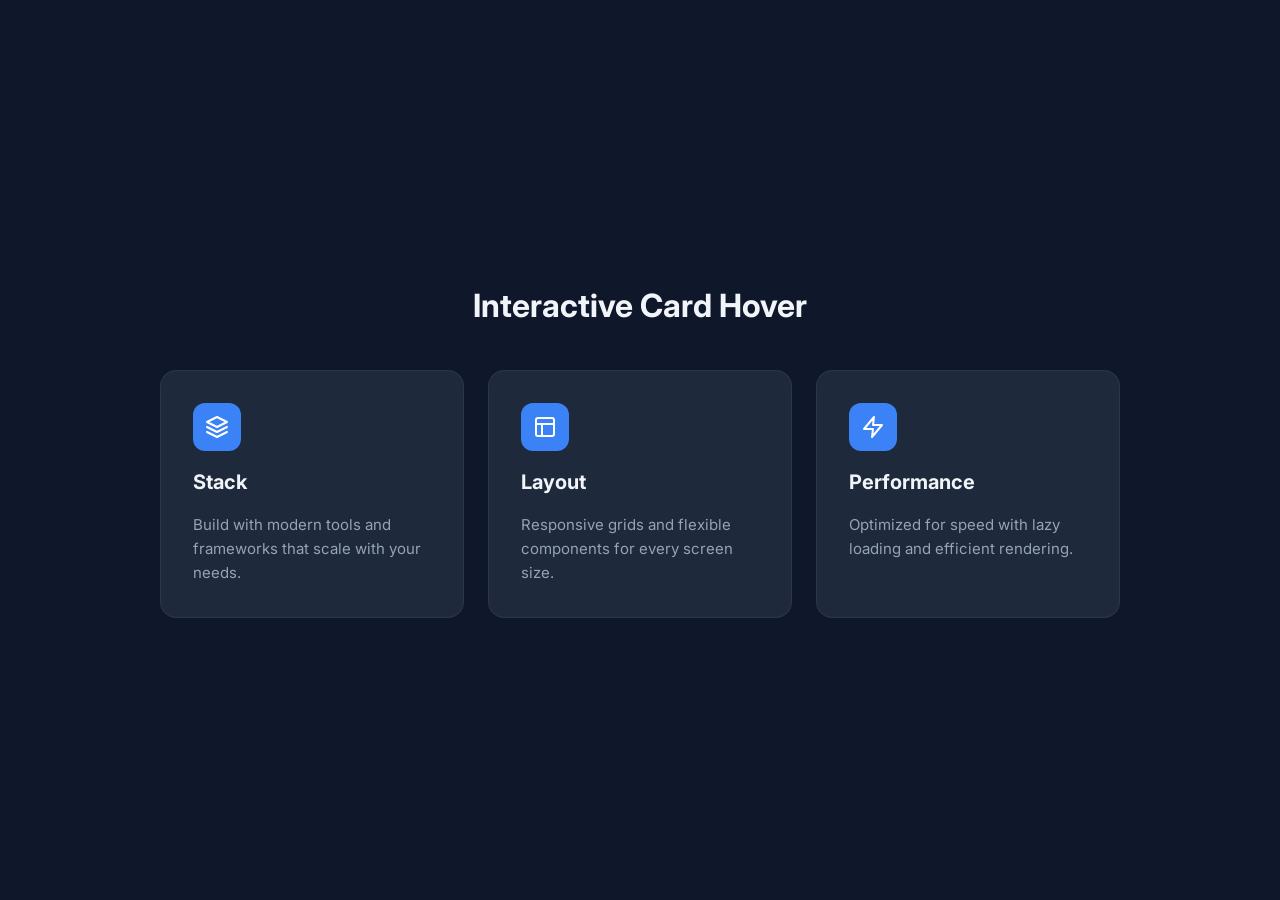
<file: card-hover-effect/index.html>
<!DOCTYPE html>
<html lang="en">
  <head>
    <meta charset="UTF-8" />
    <meta name="viewport" content="width=device-width, initial-scale=1.0" />
    <title>Card Hover Effect</title>
    <link rel="stylesheet" href="style.css" />
  </head>
  <body>
    <main class="page-content">
      <h1>Interactive Card Hover</h1>
      <div class="card-grid">
        <div class="card js-hover-move">
          <div class="card__icon">
            <svg xmlns="http://www.w3.org/2000/svg" viewBox="0 0 24 24" fill="none" stroke="currentColor" stroke-width="2" stroke-linecap="round" stroke-linejoin="round">
              <path d="M12 2L2 7l10 5 10-5-10-5z"></path>
              <path d="M2 17l10 5 10-5"></path>
              <path d="M2 12l10 5 10-5"></path>
            </svg>
          </div>
          <h2>Stack</h2>
          <p>Build with modern tools and frameworks that scale with your needs.</p>
        </div>
        <div class="card js-hover-move">
          <div class="card__icon">
            <svg xmlns="http://www.w3.org/2000/svg" viewBox="0 0 24 24" fill="none" stroke="currentColor" stroke-width="2" stroke-linecap="round" stroke-linejoin="round">
              <rect x="3" y="3" width="18" height="18" rx="2" ry="2"></rect>
              <line x1="3" y1="9" x2="21" y2="9"></line>
              <line x1="9" y1="21" x2="9" y2="9"></line>
            </svg>
          </div>
          <h2>Layout</h2>
          <p>Responsive grids and flexible components for every screen size.</p>
        </div>
        <div class="card js-hover-move">
          <div class="card__icon">
            <svg xmlns="http://www.w3.org/2000/svg" viewBox="0 0 24 24" fill="none" stroke="currentColor" stroke-width="2" stroke-linecap="round" stroke-linejoin="round">
              <polygon points="13 2 3 14 12 14 11 22 21 10 12 10 13 2"></polygon>
            </svg>
          </div>
          <h2>Performance</h2>
          <p>Optimized for speed with lazy loading and efficient rendering.</p>
        </div>
      </div>
    </main>
    <script src="script.js"></script>
  </body>
</html>
</file>
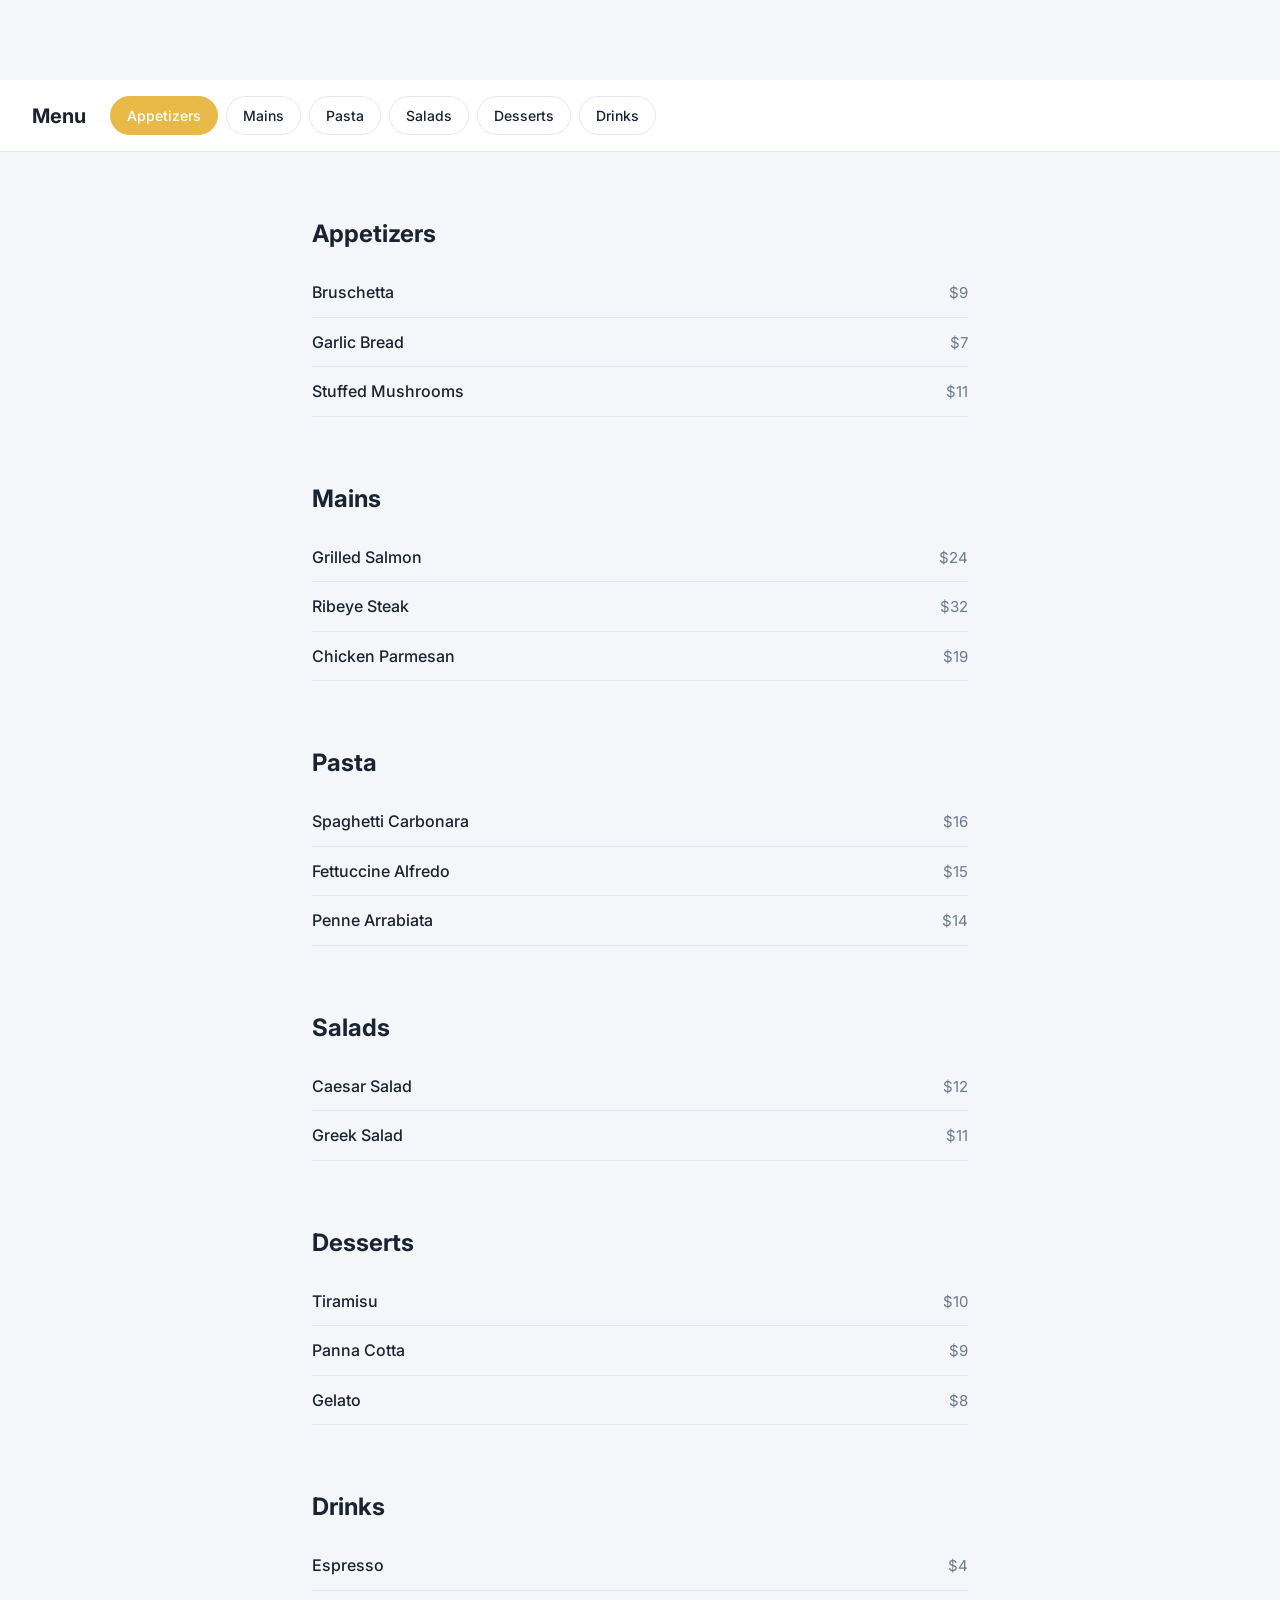
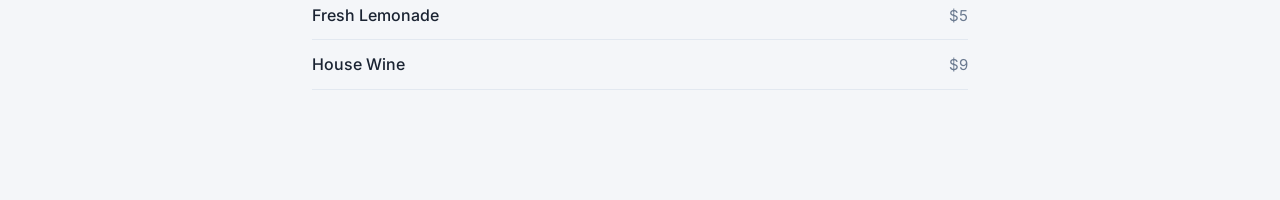
<file: chip-navigation/index.html>
<!DOCTYPE html>
<html lang="en">
  <head>
    <meta charset="UTF-8" />
    <meta name="viewport" content="width=device-width, initial-scale=1.0" />
    <title>Chip Navigation</title>
    <link rel="stylesheet" href="style.css" />
  </head>
  <body>
    <header class="page-header" data-fixed-header>
      <h1>Menu</h1>
      <nav class="chipbar">
        <button class="chip is-active"><a href="#appetizers">Appetizers</a></button>
        <button class="chip"><a href="#mains">Mains</a></button>
        <button class="chip"><a href="#pasta">Pasta</a></button>
        <button class="chip"><a href="#salads">Salads</a></button>
        <button class="chip"><a href="#desserts">Desserts</a></button>
        <button class="chip"><a href="#drinks">Drinks</a></button>
      </nav>
    </header>

    <main class="page-content">
      <section class="menu-category" id="appetizers" data-category="appetizers">
        <h2>Appetizers</h2>
        <div class="menu-item">
          <span class="menu-item__name">Bruschetta</span>
          <span class="menu-item__price">$9</span>
        </div>
        <div class="menu-item">
          <span class="menu-item__name">Garlic Bread</span>
          <span class="menu-item__price">$7</span>
        </div>
        <div class="menu-item">
          <span class="menu-item__name">Stuffed Mushrooms</span>
          <span class="menu-item__price">$11</span>
        </div>
      </section>

      <section class="menu-category" id="mains" data-category="mains">
        <h2>Mains</h2>
        <div class="menu-item">
          <span class="menu-item__name">Grilled Salmon</span>
          <span class="menu-item__price">$24</span>
        </div>
        <div class="menu-item">
          <span class="menu-item__name">Ribeye Steak</span>
          <span class="menu-item__price">$32</span>
        </div>
        <div class="menu-item">
          <span class="menu-item__name">Chicken Parmesan</span>
          <span class="menu-item__price">$19</span>
        </div>
      </section>

      <section class="menu-category" id="pasta" data-category="pasta">
        <h2>Pasta</h2>
        <div class="menu-item">
          <span class="menu-item__name">Spaghetti Carbonara</span>
          <span class="menu-item__price">$16</span>
        </div>
        <div class="menu-item">
          <span class="menu-item__name">Fettuccine Alfredo</span>
          <span class="menu-item__price">$15</span>
        </div>
        <div class="menu-item">
          <span class="menu-item__name">Penne Arrabiata</span>
          <span class="menu-item__price">$14</span>
        </div>
      </section>

      <section class="menu-category" id="salads" data-category="salads">
        <h2>Salads</h2>
        <div class="menu-item">
          <span class="menu-item__name">Caesar Salad</span>
          <span class="menu-item__price">$12</span>
        </div>
        <div class="menu-item">
          <span class="menu-item__name">Greek Salad</span>
          <span class="menu-item__price">$11</span>
        </div>
      </section>

      <section class="menu-category" id="desserts" data-category="desserts">
        <h2>Desserts</h2>
        <div class="menu-item">
          <span class="menu-item__name">Tiramisu</span>
          <span class="menu-item__price">$10</span>
        </div>
        <div class="menu-item">
          <span class="menu-item__name">Panna Cotta</span>
          <span class="menu-item__price">$9</span>
        </div>
        <div class="menu-item">
          <span class="menu-item__name">Gelato</span>
          <span class="menu-item__price">$8</span>
        </div>
      </section>

      <section class="menu-category" id="drinks" data-category="drinks">
        <h2>Drinks</h2>
        <div class="menu-item">
          <span class="menu-item__name">Espresso</span>
          <span class="menu-item__price">$4</span>
        </div>
        <div class="menu-item">
          <span class="menu-item__name">Fresh Lemonade</span>
          <span class="menu-item__price">$5</span>
        </div>
        <div class="menu-item">
          <span class="menu-item__name">House Wine</span>
          <span class="menu-item__price">$9</span>
        </div>
      </section>
    </main>

    <script src="script.js"></script>
  </body>
</html>
</file>
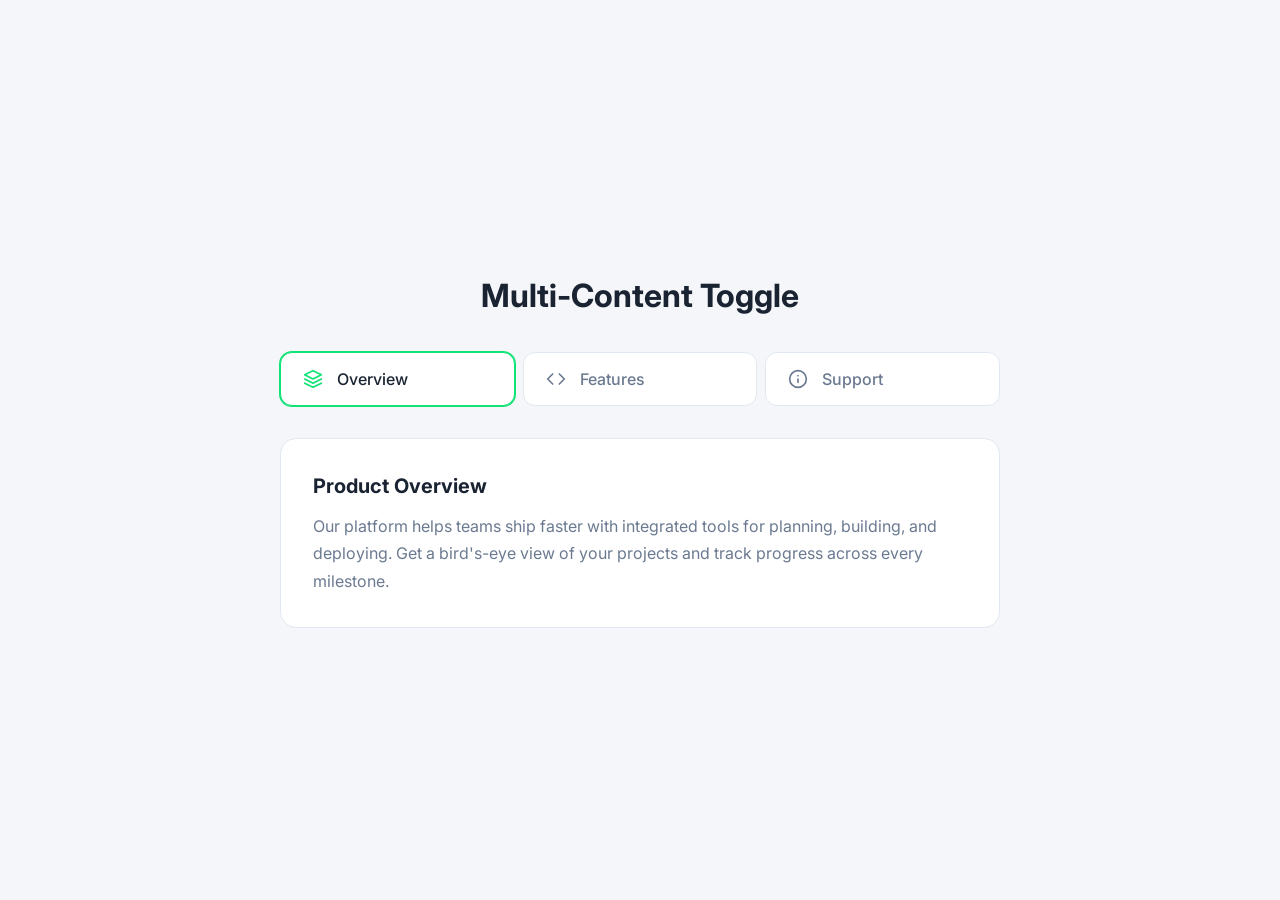
<file: content-toggle/index.html>
<!DOCTYPE html>
<html lang="en">
  <head>
    <meta charset="UTF-8" />
    <meta name="viewport" content="width=device-width, initial-scale=1.0" />
    <title>Content Toggle</title>
    <link rel="stylesheet" href="style.css" />
  </head>
  <body>
    <main class="page-content">
      <h1>Multi-Content Toggle</h1>
      <div data-toggle-group>
        <div class="toggle-buttons" role="tablist">
          <button class="toggle-button" data-toggle="1">
            <span class="toggle-button__icon">
              <svg xmlns="http://www.w3.org/2000/svg" viewBox="0 0 24 24" fill="none" stroke="currentColor" stroke-width="2" stroke-linecap="round" stroke-linejoin="round">
                <path d="M12 2L2 7l10 5 10-5-10-5z"></path>
                <path d="M2 17l10 5 10-5"></path>
                <path d="M2 12l10 5 10-5"></path>
              </svg>
            </span>
            Overview
          </button>
          <button class="toggle-button" data-toggle="2">
            <span class="toggle-button__icon">
              <svg xmlns="http://www.w3.org/2000/svg" viewBox="0 0 24 24" fill="none" stroke="currentColor" stroke-width="2" stroke-linecap="round" stroke-linejoin="round">
                <polyline points="16 18 22 12 16 6"></polyline>
                <polyline points="8 6 2 12 8 18"></polyline>
              </svg>
            </span>
            Features
          </button>
          <button class="toggle-button" data-toggle="3">
            <span class="toggle-button__icon">
              <svg xmlns="http://www.w3.org/2000/svg" viewBox="0 0 24 24" fill="none" stroke="currentColor" stroke-width="2" stroke-linecap="round" stroke-linejoin="round">
                <circle cx="12" cy="12" r="10"></circle>
                <line x1="12" y1="16" x2="12" y2="12"></line>
                <line x1="12" y1="8" x2="12.01" y2="8"></line>
              </svg>
            </span>
            Support
          </button>
        </div>

        <div data-panel="1" aria-hidden="false">
          <div class="panel-card">
            <h2>Product Overview</h2>
            <p>Our platform helps teams ship faster with integrated tools for planning, building, and deploying. Get a bird's-eye view of your projects and track progress across every milestone.</p>
          </div>
        </div>

        <div data-panel="2" aria-hidden="true">
          <div class="panel-card">
            <h2>Key Features</h2>
            <p>Real-time collaboration, automated CI/CD pipelines, built-in code review, and customizable dashboards. Everything you need to go from idea to production without switching tools.</p>
          </div>
        </div>

        <div data-panel="3" aria-hidden="true">
          <div class="panel-card">
            <h2>Get Support</h2>
            <p>Our team is available 24/7 via chat, email, and phone. Access our knowledge base for tutorials, guides, and community forums where you can connect with other developers.</p>
          </div>
        </div>
      </div>
    </main>
    <script src="script.js"></script>
  </body>
</html>
</file>
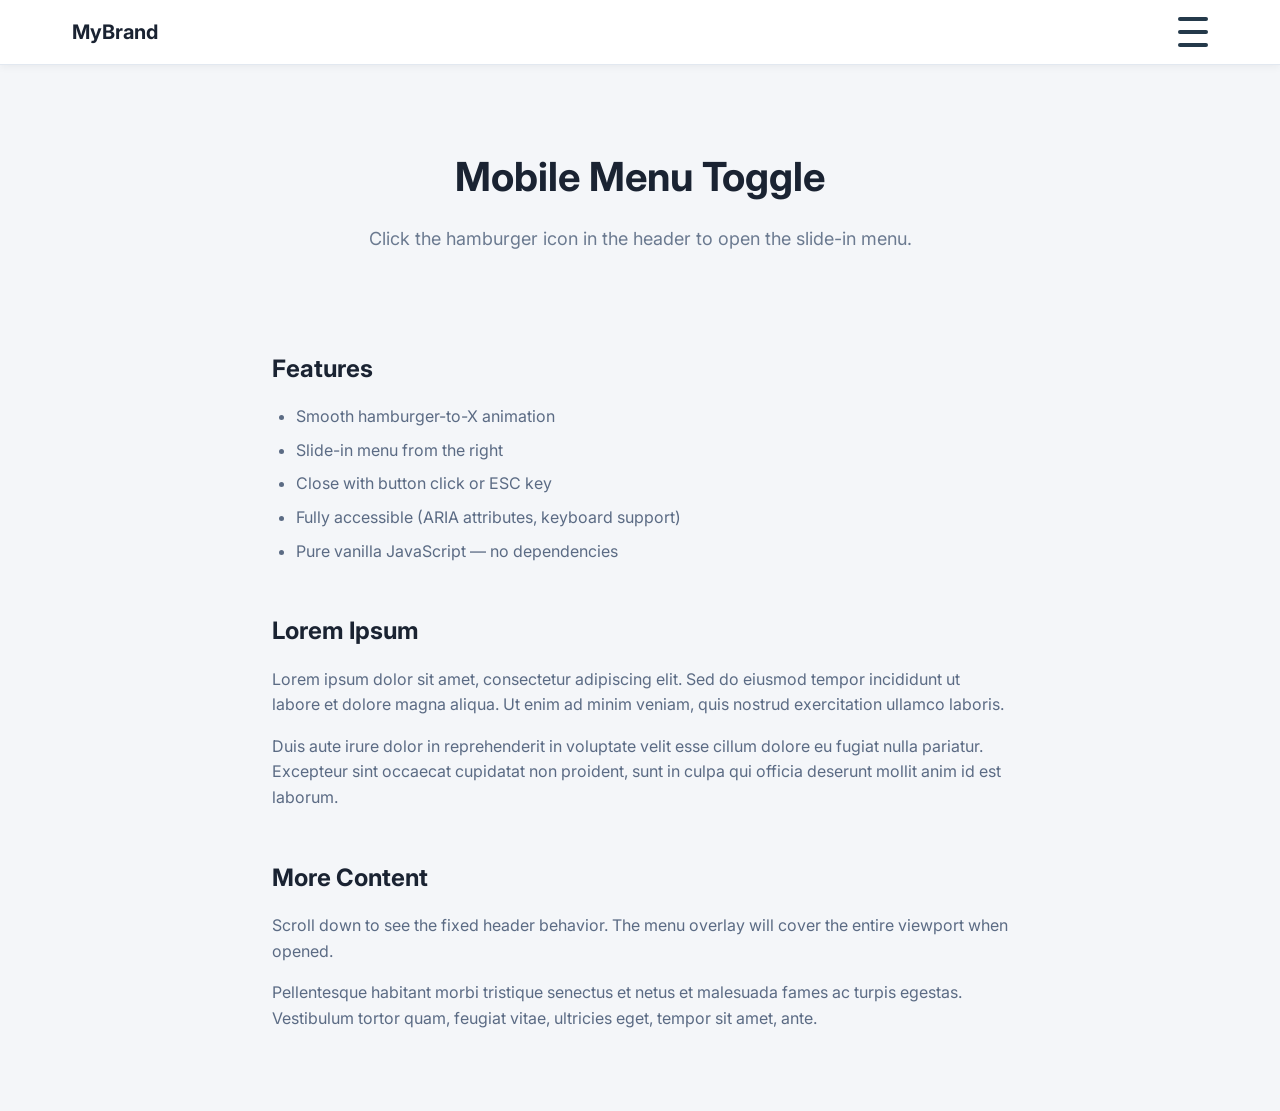
<file: mobile-menu-toggle/index.html>
<!DOCTYPE html>
<html lang="en">
  <head>
    <meta charset="UTF-8" />
    <meta name="viewport" content="width=device-width, initial-scale=1.0" />
    <title>Mobile Menu Toggle</title>
    <link rel="stylesheet" href="style.css" />
  </head>
  <body>
    <header class="page-header">
      <div class="header-content">
        <div class="logo">MyBrand</div>
        <button id="slide-in-open" aria-label="Toggle menu" aria-expanded="false">
          <span class="line line-1"></span>
          <span class="line line-2"></span>
          <span class="line line-3"></span>
        </button>
      </div>
    </header>

    <nav class="slide-in-menu-container" aria-hidden="true">
      <ul class="menu">
        <li><a href="#home">Home</a></li>
        <li><a href="#about">About</a></li>
        <li><a href="#services">Services</a></li>
        <li><a href="#portfolio">Portfolio</a></li>
        <li><a href="#contact">Contact</a></li>
      </ul>
    </nav>

    <main class="page-content">
      <section class="hero">
        <h1>Mobile Menu Toggle</h1>
        <p>Click the hamburger icon in the header to open the slide-in menu.</p>
      </section>

      <section class="demo-section">
        <h2>Features</h2>
        <ul>
          <li>Smooth hamburger-to-X animation</li>
          <li>Slide-in menu from the right</li>
          <li>Close with button click or ESC key</li>
          <li>Fully accessible (ARIA attributes, keyboard support)</li>
          <li>Pure vanilla JavaScript — no dependencies</li>
        </ul>
      </section>

      <section class="demo-section">
        <h2>Lorem Ipsum</h2>
        <p>Lorem ipsum dolor sit amet, consectetur adipiscing elit. Sed do eiusmod tempor incididunt ut labore et dolore magna aliqua. Ut enim ad minim veniam, quis nostrud exercitation ullamco laboris.</p>
        <p>Duis aute irure dolor in reprehenderit in voluptate velit esse cillum dolore eu fugiat nulla pariatur. Excepteur sint occaecat cupidatat non proident, sunt in culpa qui officia deserunt mollit anim id est laborum.</p>
      </section>

      <section class="demo-section">
        <h2>More Content</h2>
        <p>Scroll down to see the fixed header behavior. The menu overlay will cover the entire viewport when opened.</p>
        <p>Pellentesque habitant morbi tristique senectus et netus et malesuada fames ac turpis egestas. Vestibulum tortor quam, feugiat vitae, ultricies eget, tempor sit amet, ante.</p>
      </section>
    </main>

    <script src="script.js"></script>
  </body>
</html>
</file>
<file: card-hover-effect/style.css>
@import url("https://fonts.googleapis.com/css2?family=Inter:wght@400;500;600;700&display=swap");

*, *::before, *::after {
  box-sizing: border-box;
}

:root {
  color-scheme: light;
  font-family: "Inter", system-ui, -apple-system, sans-serif;
  line-height: 1.5;
  font-size: 16px;
  --background-color: #0f172a;
  --surface-color: #1e293b;
  --text-color: #f1f5f9;
  --muted-text: #94a3b8;
  --accent-color: #3b82f6;
}

body {
  margin: 0;
  min-height: 100vh;
  background: var(--background-color);
  color: var(--text-color);
  display: grid;
  place-items: center;
  padding: clamp(2rem, 5vw, 4rem);
}

.page-content {
  width: 100%;
  max-width: 960px;
  display: flex;
  flex-direction: column;
  align-items: center;
  gap: 2.5rem;
}

.page-content h1 {
  margin: 0;
  font-size: clamp(1.5rem, 3vw, 2rem);
  text-align: center;
}

.card-grid {
  display: grid;
  grid-template-columns: repeat(auto-fit, minmax(260px, 1fr));
  gap: 1.5rem;
  width: 100%;
}

.card {
  background: var(--surface-color);
  border-radius: 1rem;
  padding: 2rem;
  display: flex;
  flex-direction: column;
  gap: 1rem;
  border: 1px solid rgba(255, 255, 255, 0.06);
}

.card__icon {
  width: 48px;
  height: 48px;
  border-radius: 0.75rem;
  background: var(--accent-color);
  display: grid;
  place-items: center;
  color: #fff;
}

.card__icon svg {
  width: 24px;
  height: 24px;
}

.card h2 {
  margin: 0;
  font-size: 1.25rem;
}

.card p {
  margin: 0;
  color: var(--muted-text);
  font-size: 0.938rem;
  line-height: 1.6;
}

.js-hover-move {
  will-change: transform;
}

.js-hover-move:hover {
  box-shadow:
    0 8px 60px 0 rgba(12, 40, 70, 0.22),
    0 12px 90px 0 rgba(12, 40, 70, 0.22);
}
</file>
<file: chip-navigation/style.css>
@import url("https://fonts.googleapis.com/css2?family=Inter:wght@400;500;600;700&display=swap");

*, *::before, *::after {
  box-sizing: border-box;
}

:root {
  color-scheme: light;
  font-family: "Inter", system-ui, -apple-system, sans-serif;
  line-height: 1.5;
  font-size: 16px;
  --background-color: #f4f6f9;
  --surface-color: #ffffff;
  --text-color: #1a2332;
  --muted-text: #6b7a90;
  --accent-color: #e9b947;
  --chip-hover: #eef0f2;
  --border-color: #e2e8f0;
}

body {
  margin: 0;
  min-height: 200vh;
  background: var(--background-color);
  color: var(--text-color);
  padding-top: 5rem;
}

.page-header {
  position: sticky;
  top: 0;
  z-index: 100;
  background: var(--surface-color);
  border-bottom: 1px solid var(--border-color);
  padding: 1rem clamp(1rem, 3vw, 2rem);
  display: flex;
  align-items: center;
  gap: 1.5rem;
}

.page-header h1 {
  margin: 0;
  font-size: 1.25rem;
  white-space: nowrap;
}

/* ---------- CHIPBAR ---------- */
.chipbar {
  display: flex;
  flex-wrap: nowrap;
  gap: 0.5rem;
  align-items: center;
  min-width: 0;
  overflow-x: auto;
  -webkit-overflow-scrolling: touch;
  touch-action: pan-x;
  scrollbar-width: none;
  -ms-overflow-style: none;
  scroll-snap-type: x mandatory;
}

.chipbar::-webkit-scrollbar {
  display: none;
}

/* ---------- CHIP ---------- */
.chip {
  flex: 0 0 auto;
  display: inline-flex;
  align-items: center;
  white-space: nowrap;
  padding: 0.5rem 1rem;
  border: 1px solid var(--border-color);
  border-radius: 9999px;
  background: var(--surface-color);
  font: inherit;
  font-size: 0.875rem;
  font-weight: 500;
  color: var(--text-color);
  cursor: pointer;
  user-select: none;
  scroll-snap-align: start;
  transition: background-color 150ms ease, border-color 150ms ease;
  text-decoration: none;
}

.chip:hover {
  background: var(--chip-hover);
}

.chip.is-active {
  background: var(--accent-color);
  color: #fff;
  border-color: var(--accent-color);
}

.chip.is-active a {
  color: inherit !important;
  text-decoration: none;
}

.chip a {
  color: inherit;
  text-decoration: none;
}

.chip:focus-visible {
  outline: 2px solid var(--accent-color);
  outline-offset: 2px;
}

.chipbar.is-dragging {
  cursor: grabbing;
}

.chipbar.is-dragging .chip {
  pointer-events: none;
}

/* ---------- SECTIONS ---------- */
.page-content {
  padding: 2rem clamp(1rem, 3vw, 2rem);
  max-width: 720px;
  margin: 0 auto;
}

.menu-category {
  padding: 2rem 0;
}

.menu-category h2 {
  margin: 0 0 1rem;
  font-size: 1.5rem;
}

.menu-category p {
  margin: 0;
  color: var(--muted-text);
  line-height: 1.7;
}

.menu-item {
  display: flex;
  justify-content: space-between;
  align-items: baseline;
  padding: 0.75rem 0;
  border-bottom: 1px solid var(--border-color);
}

.menu-item__name {
  font-weight: 500;
}

.menu-item__price {
  color: var(--muted-text);
  font-size: 0.938rem;
}
</file>
<file: content-toggle/style.css>
@import url("https://fonts.googleapis.com/css2?family=Inter:wght@400;500;600;700&display=swap");

*, *::before, *::after {
  box-sizing: border-box;
}

:root {
  color-scheme: light;
  font-family: "Inter", system-ui, -apple-system, sans-serif;
  line-height: 1.5;
  font-size: 16px;
  --background-color: #f4f6f9;
  --surface-color: #ffffff;
  --text-color: #1a2332;
  --muted-text: #6b7a90;
  --accent-color: #10e375;
  --border-color: #e2e8f0;
}

body {
  margin: 0;
  min-height: 100vh;
  background: var(--background-color);
  color: var(--text-color);
  display: grid;
  place-items: center;
  padding: clamp(2rem, 5vw, 4rem);
}

.page-content {
  width: 100%;
  max-width: 720px;
  display: flex;
  flex-direction: column;
}

.page-content h1 {
  margin: 0;
  font-size: clamp(1.5rem, 3vw, 2rem);
  text-align: center;
}

/* ---------- TOGGLE BUTTONS ---------- */
.toggle-buttons {
  display: flex;
  gap: 0.5rem;
  flex-wrap: wrap;
  margin-block: 2em;
}

.toggle-button {
  display: flex;
  align-items: center;
  gap: 0.75rem;
  padding: 0.875rem 1.25rem;
  border: 1px solid var(--border-color);
  border-radius: 0.75rem;
  background: var(--surface-color);
  cursor: pointer;
  font: inherit;
  font-weight: 500;
  color: var(--muted-text);
  transition: color 200ms ease, border-color 200ms ease, box-shadow 200ms ease;
  flex: 1;
  min-width: 0;
}

.toggle-button__icon {
  width: 24px;
  height: 24px;
  display: flex;
  align-items: center;
  justify-content: center;
  color: var(--muted-text);
  transition: color 200ms ease;
}

.toggle-button__icon svg {
  width: 20px;
  height: 20px;
}

.toggle-button:hover {
  border-color: #cbd5e1;
}

.toggle-button.is-active {
  color: var(--text-color);
  border-color: var(--accent-color);
  box-shadow: 0 0 0 1px var(--accent-color);
}

.toggle-button.is-active .toggle-button__icon {
  color: var(--accent-color);
}

.toggle-button:focus-visible {
  outline: 2px solid var(--accent-color);
  outline-offset: 2px;
}

/* ---------- PANELS ---------- */
[data-panel] {
  display: none;
  animation: panelFadeIn 300ms ease;
}

[data-panel].is-active {
  display: block;
}

@keyframes panelFadeIn {
  from {
    opacity: 0;
    transform: translateY(8px);
  }
  to {
    opacity: 1;
    transform: translateY(0);
  }
}

.panel-card {
  background: var(--surface-color);
  border-radius: 1rem;
  padding: clamp(1.5rem, 3vw, 2rem);
  border: 1px solid var(--border-color);
}

.panel-card h2 {
  margin: 0 0 0.75rem;
  font-size: 1.25rem;
}

.panel-card p {
  margin: 0;
  color: var(--muted-text);
  line-height: 1.7;
}

@media (max-width: 560px) {
  .toggle-buttons {
    flex-direction: column;
  }
}
</file>
<file: mobile-menu-toggle/style.css>
@import url("https://fonts.googleapis.com/css2?family=Inter:wght@400;500;600;700&display=swap");

*, *::before, *::after {
  box-sizing: border-box;
}

:root {
  color-scheme: light;
  font-family: "Inter", system-ui, -apple-system, sans-serif;
  line-height: 1.6;
  font-size: 16px;

  /* Hamburger */
  --hamburger-color: #24394a;
  --hamburger-bg: transparent;
  --hamburger-size: 30px;
  --line-height: 4px;

  /* Menu */
  --menu-bg: #ffffff;
  --menu-width: 280px;
  --menu-shadow: 0 0 20px rgba(0, 0, 0, 0.3);
  --menu-link-color: #24394a;
  --menu-link-hover: #3a5a7a;

  /* Transitions */
  --transition-fast: 0.1s;
  --transition-menu: 0.5s;

  /* Page */
  --page-bg: #f4f6f9;
  --text-color: #1a2332;
  --header-bg: #ffffff;
  --border-color: #e2e8f0;
}

body {
  margin: 0;
  min-height: 100vh;
  background: var(--page-bg);
  color: var(--text-color);
}

/* ---------- HEADER ---------- */
.page-header {
  position: sticky;
  top: 0;
  z-index: 50;
  background: var(--header-bg);
  border-bottom: 1px solid var(--border-color);
  box-shadow: 0 2px 8px rgba(0, 0, 0, 0.05);
}

.header-content {
  display: flex;
  align-items: center;
  justify-content: space-between;
  padding: 1rem clamp(1rem, 3vw, 2rem);
  max-width: 1200px;
  margin: 0 auto;
}

.logo {
  font-size: 1.25rem;
  font-weight: 700;
  color: var(--text-color);
}

/* ---------- HAMBURGER BUTTON ---------- */
#slide-in-open {
  position: relative;
  width: var(--hamburger-size);
  height: var(--hamburger-size);
  background: var(--hamburger-bg);
  border: none;
  cursor: pointer;
  padding: 0;
  display: flex;
  flex-direction: column;
  justify-content: center;
  align-items: center;
  z-index: 100;
}

#slide-in-open:focus-visible {
  outline: 2px solid var(--hamburger-color);
  outline-offset: 4px;
}

.line {
  display: block;
  position: absolute;
  height: var(--line-height);
  width: 100%;
  background: var(--hamburger-color);
  border-radius: 9px;
  opacity: 1;
  transition: var(--transition-fast) ease-in-out;
}

.line-1 {
  top: 0;
}

.line-2 {
  top: 50%;
  transform: translateY(-50%);
}

.line-3 {
  bottom: 0;
}

/* Hamburger → X animation */
#slide-in-open.open .line-1 {
  top: 50%;
  transform: translateY(-50%) rotate(135deg);
}

#slide-in-open.open .line-2 {
  opacity: 0;
}

#slide-in-open.open .line-3 {
  bottom: 50%;
  transform: translateY(50%) rotate(-135deg);
}

/* ---------- SLIDE-IN MENU ---------- */
.slide-in-menu-container {
  position: fixed;
  top: 0;
  right: -100%;
  width: var(--menu-width);
  max-width: 85vw;
  height: 100vh;
  background: var(--menu-bg);
  box-shadow: var(--menu-shadow);
  z-index: 90;
  opacity: 0;
  transition: all var(--transition-menu) ease;
  overflow-y: auto;
  padding: 5rem 2rem 2rem;
}

.slide-in-menu-container.slide-in-menu {
  right: 0;
  opacity: 1;
}

.menu {
  list-style: none;
  margin: 0;
  padding: 0;
  display: flex;
  flex-direction: column;
  gap: 0.5rem;
}

.menu li {
  margin: 0;
}

.menu a {
  display: block;
  padding: 0.875rem 1rem;
  color: var(--menu-link-color);
  text-decoration: none;
  font-weight: 500;
  border-radius: 0.5rem;
  transition: background-color 0.2s ease, color 0.2s ease;
}

.menu a:hover,
.menu a:focus {
  background: #f4f6f9;
  color: var(--menu-link-hover);
}

.menu a:focus-visible {
  outline: 2px solid var(--menu-link-hover);
  outline-offset: 2px;
}

/* ---------- PAGE CONTENT ---------- */
.page-content {
  max-width: 800px;
  margin: 0 auto;
  padding: 2rem clamp(1rem, 3vw, 2rem);
}

.hero {
  text-align: center;
  padding: 3rem 0;
}

.hero h1 {
  margin: 0 0 1rem;
  font-size: clamp(2rem, 4vw, 2.5rem);
}

.hero p {
  margin: 0;
  font-size: 1.125rem;
  color: #6b7a90;
}

.demo-section {
  margin: 3rem 0;
}

.demo-section h2 {
  margin: 0 0 1rem;
  font-size: 1.5rem;
}

.demo-section p {
  margin: 1rem 0;
  color: #5b6b84;
}

.demo-section ul {
  margin: 1rem 0;
  padding-left: 1.5rem;
  color: #5b6b84;
}

.demo-section li {
  margin: 0.5rem 0;
}
</file>
